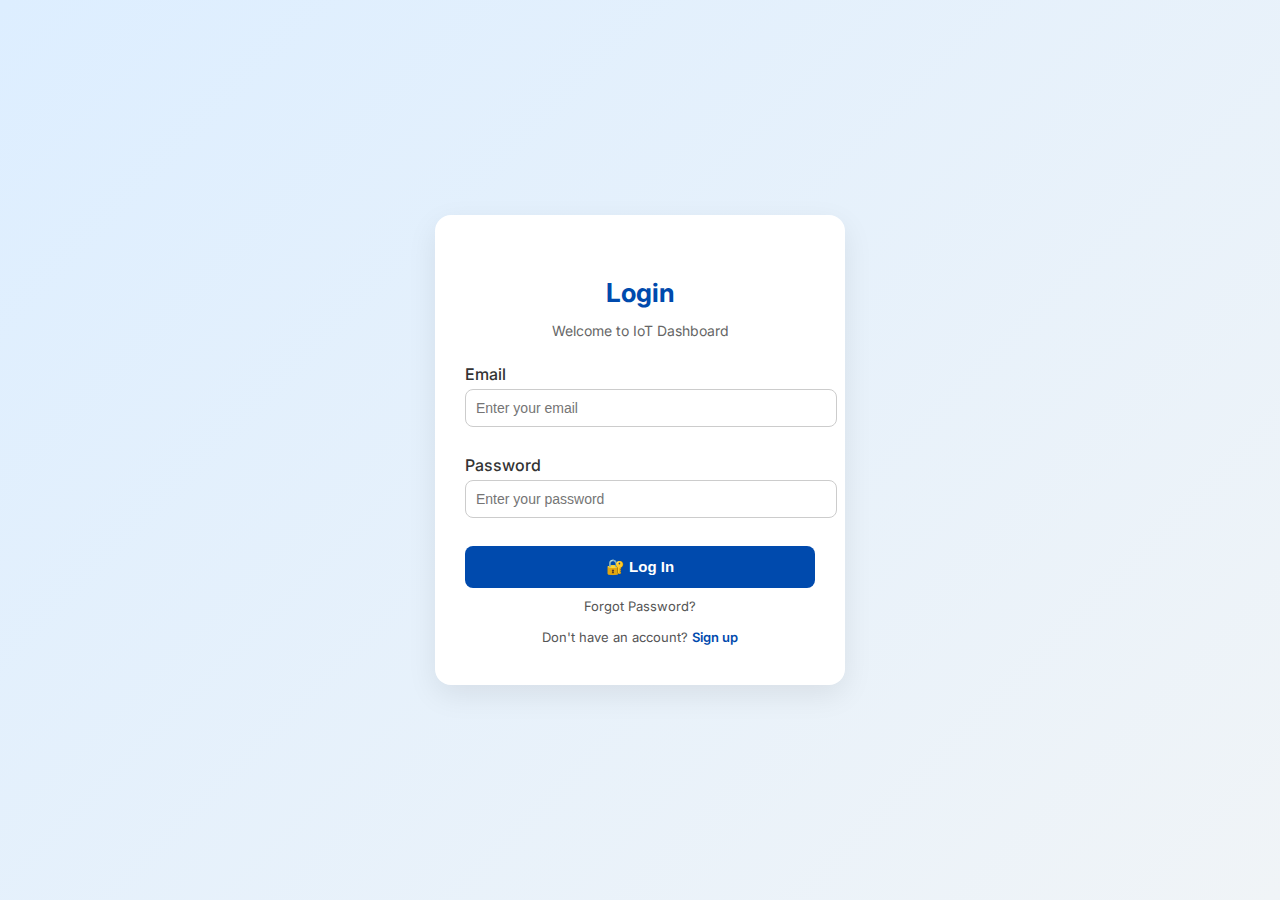
<file: index.html>
<!DOCTYPE html>
<html lang="en">
<head>
  <meta charset="UTF-8" />
  <title>Login - IoT Dashboard</title>
  <link href="https://fonts.googleapis.com/css2?family=Inter:wght@400;600&display=swap" rel="stylesheet">
  <style>
    body {
      margin: 0;
      padding: 0;
      font-family: 'Inter', sans-serif;
      height: 100vh;
      background: linear-gradient(135deg, #ddeeff, #f0f4f7);
      display: flex;
      justify-content: center;
      align-items: center;
      position: relative;
      overflow: hidden;
    }

    .bg-image {
      position: absolute;
      top: 0;
      left: 0;
      width: 100%;
      height: 100%;
      background-image: url('https://images.unsplash.com/photo-1603791440384-56cd371ee9a7?auto=format&fit=crop&w=1950&q=80'); /* Direct image */
      background-size: cover;
      background-position: center;
      opacity: 0.08;
      z-index: 0;
    }

    .login-box {
      position: relative;
      z-index: 1;
      background: white;
      border-radius: 16px;
      padding: 40px 30px;
      width: 350px;
      box-shadow: 0 10px 30px rgba(0,0,0,0.08);
      text-align: center;
    }

    .login-box h2 {
      margin-bottom: 10px;
      font-size: 26px;
      color: #004aad;
    }

    .login-box p.subtitle {
      color: #666;
      font-size: 14px;
      margin-bottom: 25px;
    }

    .login-box label {
      display: block;
      text-align: left;
      margin: 10px 0 5px;
      font-weight: 500;
      color: #333;
    }

    .login-box input {
      width: 100%;
      padding: 10px;
      font-size: 14px;
      margin-bottom: 18px;
      border: 1px solid #ccc;
      border-radius: 8px;
    }

    .login-box button {
      width: 100%;
      padding: 12px;
      background-color: #004aad;
      color: white;
      font-size: 15px;
      border: none;
      border-radius: 8px;
      font-weight: 600;
      cursor: pointer;
      margin-top: 10px;
      outline: none;
    }

    .login-box button:hover {
      background-color: #00388d;
    }

    .login-box .forgot {
      margin-top: 10px;
      font-size: 13px;
      color: #555;
    }

    .login-box .signup {
      margin-top: 15px;
      font-size: 13px;
      color: #555;
    }

    .login-box .signup a {
      color: #004aad;
      text-decoration: none;
      font-weight: 600;
    }
  </style>
</head>
<body>
  <div class="bg-image"></div>

  <div class="login-box">
    <h2>Login</h2>
    <p class="subtitle">Welcome to IoT Dashboard</p>

    <label for="email">Email</label>
    <input type="email" id="email" placeholder="Enter your email">

    <label for="password">Password</label>
    <input type="password" id="password" placeholder="Enter your password">

    <!-- This is a link styled as a button that goes to dashboard.html -->
    <a href="dashboard.html">
      <button type="button">🔐 Log In</button>
    </a>

    <div class="forgot">Forgot Password?</div>
    <div class="signup">Don't have an account? <a href="#">Sign up</a></div>
  </div>
</body>
</html>
</file>
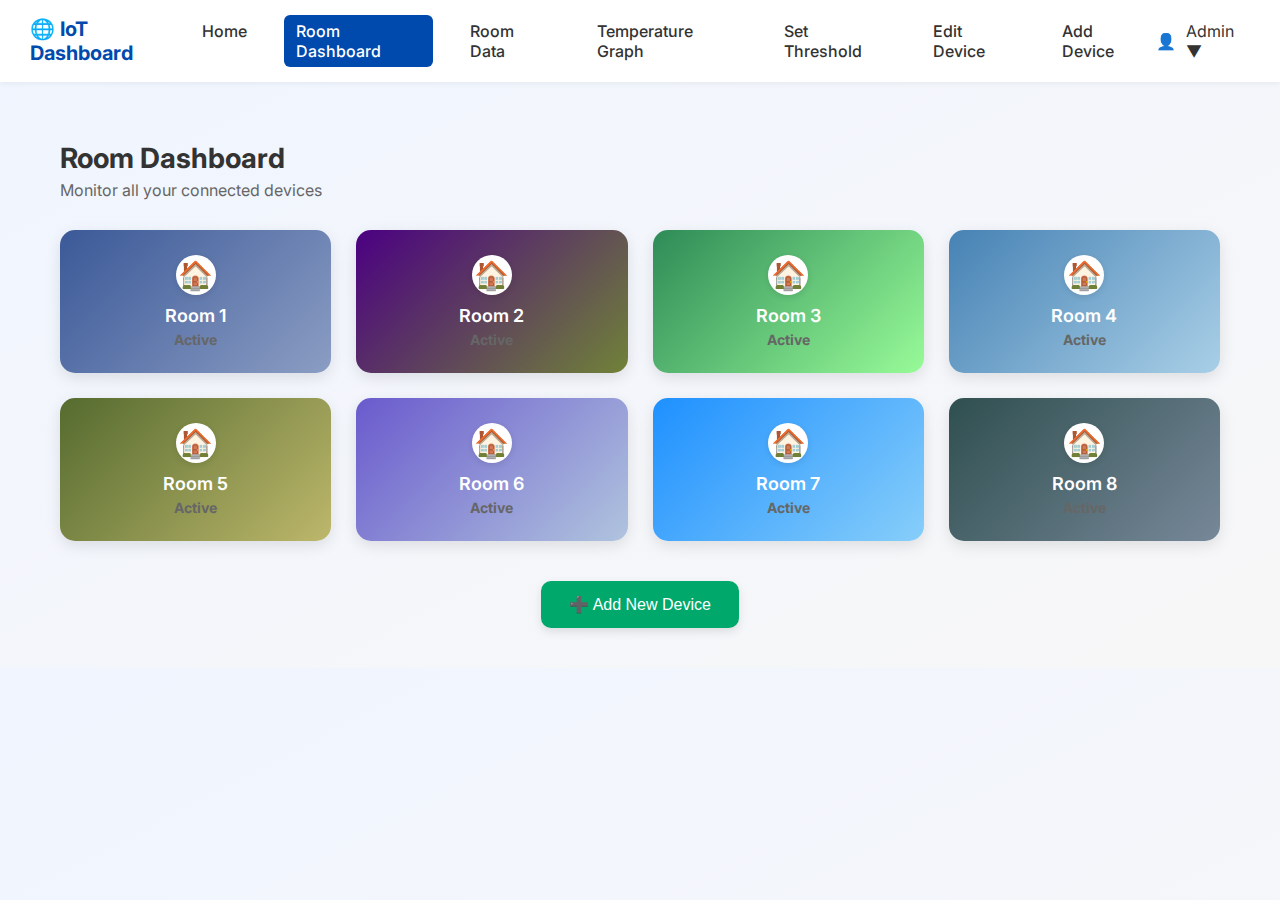
<file: dashboard.html>
<!DOCTYPE html>
<html lang="en">
<head>
  <meta charset="UTF-8" />
  <title>Room Dashboard - IoT</title>
  <link href="https://fonts.googleapis.com/css2?family=Inter:wght@400;600;700&display=swap" rel="stylesheet">
  <style>
    body {
      margin: 0;
      font-family: 'Inter', sans-serif;
      background: linear-gradient(to bottom right, #f0f5ff, #f7f7f7);
      color: #333;
    }

    header {
      background: #ffffff;
      padding: 15px 30px;
      display: flex;
      justify-content: space-between;
      align-items: center;
      box-shadow: 0 2px 5px rgba(0,0,0,0.05);
    }

    .logo {
      font-weight: bold;
      color: #004aad;
      font-size: 20px;
    }

    .menu {
      display: flex;
      gap: 25px;
    }

    .menu a {
      text-decoration: none;
      color: #333;
      font-weight: 500;
      padding: 6px 12px;
      border-radius: 6px;
      transition: background 0.2s, color 0.2s;
    }

    .menu a:hover {
      background-color: #e6f0ff;
      color: #004aad;
    }

    .menu a.active {
      background-color: #004aad;
      color: white;
    }

    .user {
      display: flex;
      align-items: center;
      gap: 10px;
    }

    .main {
      padding: 40px 60px;
    }

    .main h1 {
      font-size: 28px;
      color: #333;
      margin-bottom: 5px;
    }

    .main p {
      margin-top: 0;
      color: #666;
    }

    .rooms-grid {
      margin-top: 30px;
      display: grid;
      grid-template-columns: repeat(4, 1fr);
      gap: 25px;
    }

    .room-card {
      background: #ffffff;
      border-radius: 15px;
      padding: 25px;
      text-align: center;
      box-shadow: 0 5px 15px rgba(0,0,0,0.1);
      transition: transform 0.3s, box-shadow 0.3s, background 0.3s;
      position: relative;
      color: white;
      cursor: pointer;
      text-decoration: none;
    }

    .room-card:hover {
      background: #cccccc !important;
      color: #000;
      transform: translateY(-5px);
      box-shadow: 0 8px 20px rgba(0,0,0,0.12);
    }

    .room-card .icon {
      font-size: 28px;
      background: white;
      color: #444;
      border-radius: 50%;
      width: 40px;
      height: 40px;
      display: flex;
      justify-content: center;
      align-items: center;
      margin: auto;
      margin-bottom: 10px;
      box-shadow: 0 2px 6px rgba(0,0,0,0.1);
    }

    .room-card h3 {
      margin: 0;
      font-size: 18px;
      font-weight: 600;
    }

    .room-card p {
      margin: 5px 0 0;
      font-size: 14px;
      font-weight: bold;
    }

    .add-btn {
      margin-top: 40px;
      display: flex;
      justify-content: center;
    }

    .add-btn button {
      background-color: #00a86b;
      color: white;
      padding: 14px 28px;
      font-size: 16px;
      border: none;
      border-radius: 10px;
      cursor: pointer;
      box-shadow: 0 4px 10px rgba(0,0,0,0.1);
    }

    .add-btn button:hover {
      background-color: #008e5a;
    }

    /* Room gradient themes */
    .room1 { background: linear-gradient(135deg, #3b5998, #8b9dc3); }
    .room2 { background: linear-gradient(135deg, #4b0082, #708238); }
    .room3 { background: linear-gradient(135deg, #2e8b57, #98fb98); }
    .room4 { background: linear-gradient(135deg, #4682b4, #a9cfe7); }
    .room5 { background: linear-gradient(135deg, #556b2f, #bdb76b); }
    .room6 { background: linear-gradient(135deg, #6a5acd, #b0c4de); }
    .room7 { background: linear-gradient(135deg, #1e90ff, #87cefa); }
    .room8 { background: linear-gradient(135deg, #2f4f4f, #778899); }
    .room9 { background: linear-gradient(135deg, #8b0000, #fa8072); }
  </style>
</head>
<body>

<header>
  <div class="logo">🌐 IoT Dashboard</div>
  <div class="menu">
    <a href="index.html">Home</a>
    <a href="room-dashboard.html" class="active">Room Dashboard</a>
    <a href="room-data.html">Room Data</a>
    <a href="temperature-graph.html">Temperature Graph</a>
    <a href="set-threshold.html">Set Threshold</a>
    <a href="edit-device.html">Edit Device</a>
    <a href="add-device.html">Add Device</a>
  </div>
  <div class="user">
    <span>👤</span>
    <span>Admin ▼</span>
  </div>
</header>

<div class="main">
  <h1>Room Dashboard</h1>
  <p>Monitor all your connected devices</p>

  <div class="rooms-grid" id="roomGrid">
    <div class="room-card room1" onclick="window.location.href='room-data.html'"><div class="icon">🏠</div><h3>Room 1</h3><p>Active</p></div>
    <div class="room-card room2" onclick="window.location.href='room-data.html'"><div class="icon">🏠</div><h3>Room 2</h3><p>Active</p></div>
    <div class="room-card room3" onclick="window.location.href='room-data.html'"><div class="icon">🏠</div><h3>Room 3</h3><p>Active</p></div>
    <div class="room-card room4" onclick="window.location.href='room-data.html'"><div class="icon">🏠</div><h3>Room 4</h3><p>Active</p></div>
    <div class="room-card room5" onclick="window.location.href='room-data.html'"><div class="icon">🏠</div><h3>Room 5</h3><p>Active</p></div>
    <div class="room-card room6" onclick="window.location.href='room-data.html'"><div class="icon">🏠</div><h3>Room 6</h3><p>Active</p></div>
    <div class="room-card room7" onclick="window.location.href='room-data.html'"><div class="icon">🏠</div><h3>Room 7</h3><p>Active</p></div>
    <div class="room-card room8" onclick="window.location.href='room-data.html'"><div class="icon">🏠</div><h3>Room 8</h3><p>Active</p></div>
  </div>

  <div class="add-btn">
    <button onclick="window.location.href='add-device.html'">➕ Add New Device</button>
  </div>
</div>

<script>
  const roomData = localStorage.getItem("newRoom");
  if (roomData) {
    const room = JSON.parse(roomData);
    const box = document.createElement("div");
    box.className = "room-card room9";
    box.onclick = function() { window.location.href = 'room-data.html'; };
    box.innerHTML = `<div class="icon">🏠</div><h3>${room.name}</h3><p>Active</p>`;
    document.getElementById("roomGrid").appendChild(box);
    localStorage.removeItem("newRoom");
  }
</script>

</body>
</html>
</file>
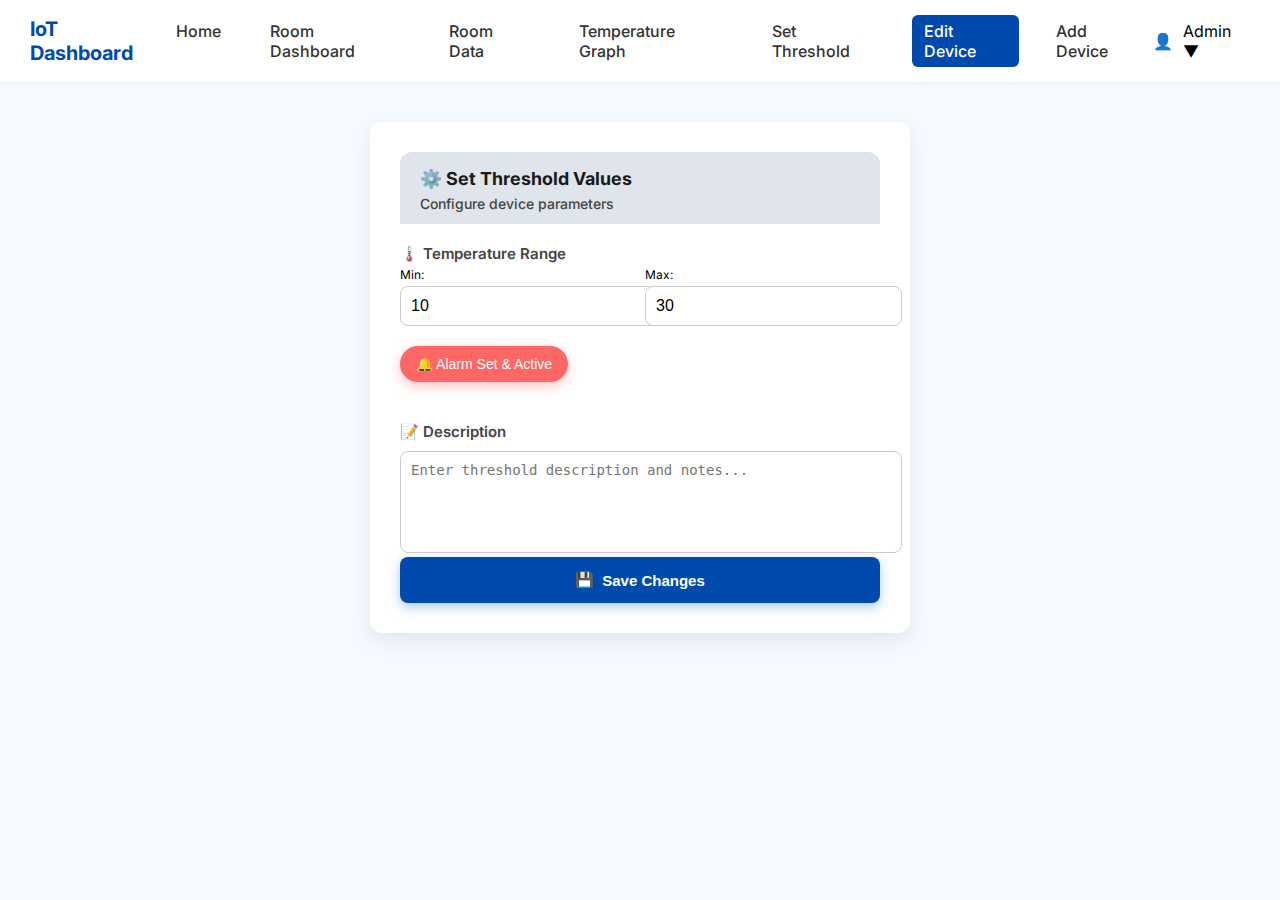
<file: edit-device.html>
<!DOCTYPE html>
<html lang="en">
<head>
  <meta charset="UTF-8" />
  <title>Edit Device - IoT Dashboard</title>
  <link href="https://fonts.googleapis.com/css2?family=Inter:wght@400;600;700&display=swap" rel="stylesheet">
  <style>
    body {
      margin: 0;
      font-family: 'Inter', sans-serif;
      background: #f4faff;
    }

    header {
      background: #ffffff;
      padding: 15px 30px;
      display: flex;
      justify-content: space-between;
      align-items: center;
      box-shadow: 0 2px 5px rgba(0,0,0,0.05);
    }

    .logo {
      font-weight: bold;
      color: #004aad;
      font-size: 20px;
    }

    .menu {
      display: flex;
      gap: 25px;
    }

    .menu a {
      text-decoration: none;
      color: #333;
      font-weight: 500;
      padding: 6px 12px;
      border-radius: 6px;
      transition: background 0.2s, color 0.2s;
    }

    .menu a:hover,
    .menu a.active {
      background-color: #004aad;
      color: white;
    }

    .user {
      display: flex;
      align-items: center;
      gap: 10px;
    }

    .container {
      max-width: 480px;
      margin: 40px auto;
      background: #fff;
      border-radius: 12px;
      box-shadow: 0 8px 20px rgba(0, 0, 0, 0.08);
      padding: 30px;
    }

    .heading-box {
      background: #e0e4eb;
      color: #1a1a1a;
      padding: 16px 20px 12px;
      font-size: 18px;
      font-weight: bold;
      border-top-left-radius: 12px;
      border-top-right-radius: 12px;
      display: flex;
      flex-direction: column;
      gap: 6px;
    }

    .heading-box span {
      font-size: 14px;
      color: #444;
      font-weight: 500;
    }

    h3 {
      font-size: 15px;
      color: #444;
      margin-top: 20px;
      margin-bottom: 4px;
      font-weight: 600;
    }

    .input-row {
      display: flex;
      align-items: flex-end;
      gap: 10px;
    }

    .input-row input {
      width: 100%;
      padding: 10px;
      border: 1px solid #ccc;
      border-radius: 8px;
      font-size: 16px;
      outline: none;
    }

    .input-row label {
      font-size: 12px;
      display: block;
      margin-bottom: 4px;
    }

    .input-with-label {
      flex: 1;
    }

    textarea {
      width: 100%;
      height: 80px;
      padding: 10px;
      border-radius: 8px;
      border: 1px solid #ccc;
      font-size: 14px;
      margin-top: 6px;
      resize: none;
    }

    .alarm-btn {
      display: inline-block;
      background: #ff6666;
      color: white;
      padding: 10px 16px;
      border: none;
      border-radius: 25px;
      font-size: 14px;
      margin: 20px 0;
      cursor: pointer;
      box-shadow: 0 4px 12px rgba(255, 102, 102, 0.4);
      transition: background 0.3s ease;
    }

    .alarm-btn:hover {
      background: #e63c3c;
    }

    .save-btn {
      background: #004aad;
      color: white;
      width: 100%;
      padding: 14px;
      border: none;
      border-radius: 8px;
      font-size: 15px;
      font-weight: 600;
      cursor: pointer;
      display: flex;
      justify-content: center;
      align-items: center;
      gap: 8px;
      box-shadow: 0 4px 12px rgba(0, 74, 173, 0.3);
      transition: background 0.3s ease;
    }

    .save-btn:hover {
      background: #003a8c;
    }

    .save-btn i {
      font-style: normal;
    }

    /* Popup style */
    .popup {
      display: none;
      position: fixed;
      top: 0; left: 0;
      width: 100vw;
      height: 100vh;
      background: rgba(0,0,0,0.4);
      justify-content: center;
      align-items: center;
      z-index: 999;
    }

    .popup-box {
      background: white;
      padding: 30px 25px;
      border-radius: 12px;
      text-align: center;
      max-width: 320px;
      box-shadow: 0 5px 18px rgba(0,0,0,0.2);
    }

    .popup-box h3 {
      color: #d60000;
      margin-bottom: 10px;
    }

    .popup-box button {
      background: #004aad;
      color: white;
      padding: 10px 20px;
      border: none;
      border-radius: 8px;
      cursor: pointer;
      margin-top: 15px;
    }
  </style>
</head>
<body>

<header>
  <div class="logo">IoT Dashboard</div>
  <div class="menu">
    <a href="dashboard.html">Home</a>
    <a href="room-dashboard.html">Room Dashboard</a>
    <a href="room1.html">Room Data</a>
    <a href="temperature-analytics.html">Temperature Graph</a>
    <a href="threshold-access.html">Set Threshold</a>
    <a href="edit-device.html" class="active">Edit Device</a>
    <a href="add-device.html">Add Device</a>
  </div>
  <div class="user">
    <span>👤</span>
    <span>Admin ▼</span>
  </div>
</header>

<div class="container">
  <div class="heading-box">
    <div>⚙️ Set Threshold Values</div>
    <span>Configure device parameters</span>
  </div>

  <h3>🌡️ Temperature Range</h3>
  <div class="input-row">
    <div class="input-with-label">
      <label>Min:</label>
      <input type="number" id="minTemp" value="10" />
    </div>
    <div class="input-with-label">
      <label>Max:</label>
      <input type="number" id="maxTemp" value="30" />
    </div>
  </div>

  <button class="alarm-btn" onclick="showPopup()">🔔 Alarm Set & Active</button>

  <h3>📝 Description</h3>
  <textarea id="description" placeholder="Enter threshold description and notes..."></textarea>

  <button class="save-btn" onclick="saveChanges()"><i>💾</i> Save Changes</button>
</div>

<!-- Alarm popup -->
<div class="popup" id="alarmPopup">
  <div class="popup-box">
    <h3>🔔 Alarm is now Active</h3>
    <p>If temperature crosses your defined range, an alert will appear on room-data.</p>
    <button onclick="hidePopup()">Okay</button>
  </div>
</div>

<script>
  function showPopup() {
    document.getElementById("alarmPopup").style.display = "flex";
  }

  function saveChanges() {
  const min = document.getElementById("minTemp").value;
  const max = document.getElementById("maxTemp").value;
  const desc = document.getElementById("description").value;

  // ✅ Correct localStorage keys matching room-data.html
  localStorage.setItem("minThreshold", min);
  localStorage.setItem("maxThreshold", max);
  localStorage.setItem("thresholdDescription", desc);

  // ✅ Go to Room Data page
  window.location.href = "room-data.html";
}

</script>

</body>
</html>
</file>
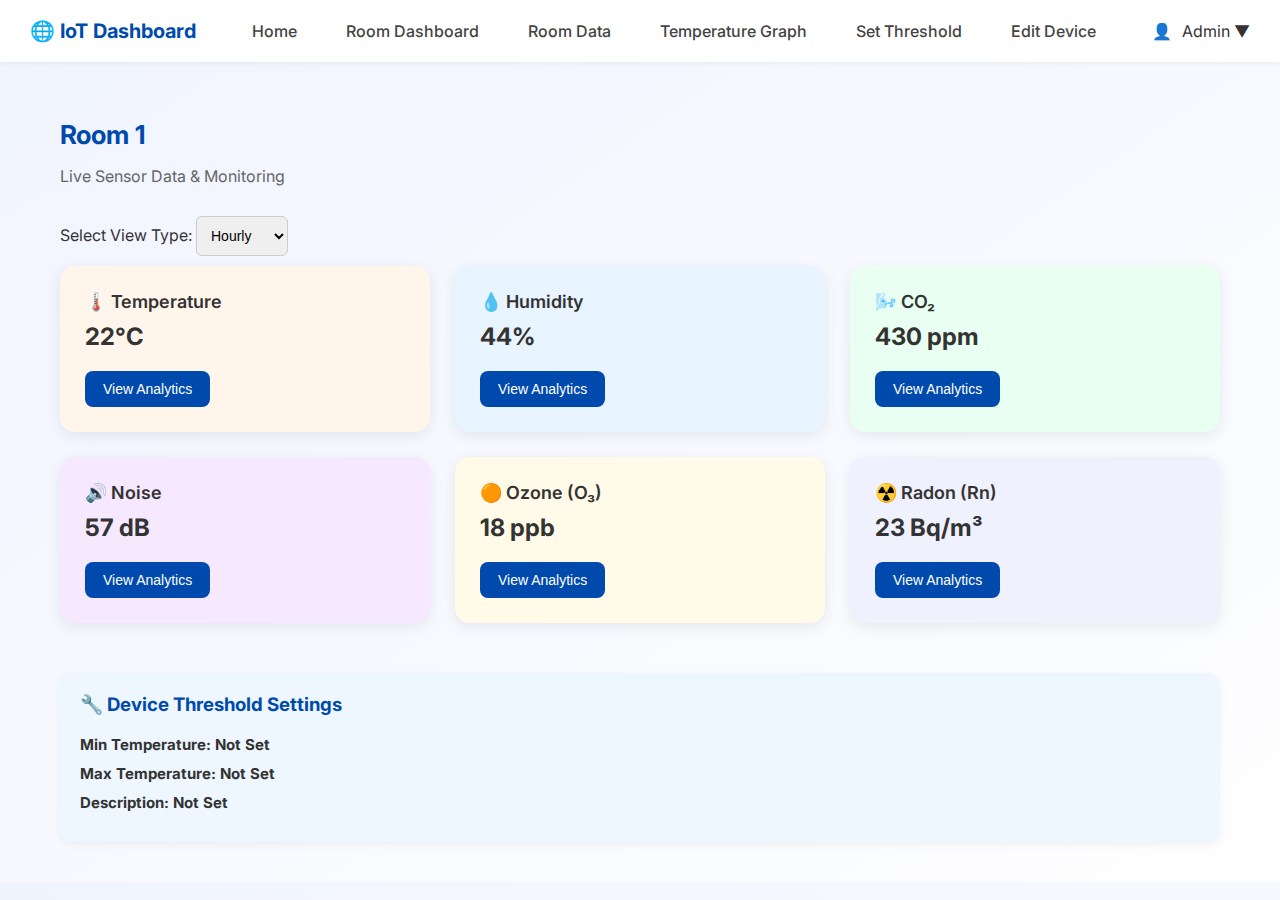
<file: room-data.html>
<!DOCTYPE html>
<html lang="en">
<head>
  <meta charset="UTF-8" />
  <title>Room 1 - IoT Monitoring</title>
  <link href="https://fonts.googleapis.com/css2?family=Inter:wght@400;600;700&display=swap" rel="stylesheet">
  <style>
    body {
      margin: 0;
      font-family: 'Inter', sans-serif;
      background: linear-gradient(to bottom right, #f0f4ff, #fefefe);
      color: #333;
    }
    header {
      background: #ffffff;
      padding: 15px 30px;
      display: flex;
      justify-content: space-between;
      align-items: center;
      box-shadow: 0 2px 5px rgba(0,0,0,0.05);
    }
    .logo {
      font-weight: bold;
      color: #004aad;
      font-size: 20px;
    }
    .menu {
      display: flex;
      gap: 25px;
    }
    .menu a {
      text-decoration: none;
      color: #444;
      font-weight: 500;
      padding: 6px 12px;
      border-radius: 6px;
    }
    .menu a:hover {
      background-color: #e6f0ff;
      color: #004aad;
    }
    .user {
      display: flex;
      align-items: center;
      gap: 10px;
    }
    .main {
      padding: 40px 60px;
    }
    h1 {
      font-size: 26px;
      color: #004aad;
      margin-bottom: 5px;
    }
    .subtitle {
      color: #666;
      margin-bottom: 10px;
    }
    .grid {
      display: grid;
      grid-template-columns: repeat(3, 1fr);
      gap: 25px;
    }
    .sensor-box {
      background: #fff;
      border-radius: 15px;
      padding: 25px;
      box-shadow: 0 4px 15px rgba(0,0,0,0.08);
      transition: transform 0.3s;
      position: relative;
    }
    .sensor-box:hover {
      transform: translateY(-5px);
    }
    .sensor-title {
      font-size: 18px;
      font-weight: 600;
      margin-bottom: 10px;
    }
    .sensor-value {
      font-size: 24px;
      font-weight: bold;
      margin-bottom: 20px;
    }
    .sensor-box:nth-child(1) { background: #fff5eb; }
    .sensor-box:nth-child(2) { background: #e8f4ff; }
    .sensor-box:nth-child(3) { background: #e9fff1; }
    .sensor-box:nth-child(4) { background: #f5e8ff; }
    .sensor-box:nth-child(5) { background: #fffbe8; }
    .sensor-box:nth-child(6) { background: #f0f1ff; }

    .view-btn {
      background-color: #004aad;
      color: white;
      padding: 10px 18px;
      font-size: 14px;
      border: none;
      border-radius: 8px;
      cursor: pointer;
    }

    .view-btn:hover {
      background-color: #00328f;
    }

    .section-heading {
      margin: 50px 0 20px;
      font-size: 20px;
      font-weight: bold;
      color: #004aad;
    }

    .threshold-box {
      margin-top: 50px;
      background-color: #eef7ff;
      padding: 20px;
      border-radius: 12px;
      box-shadow: 0 3px 8px rgba(0,0,0,0.05);
    }

    .threshold-box h3 {
      margin-top: 0;
      color: #004aad;
    }

    .threshold-item {
      margin-bottom: 10px;
      font-size: 15px;
    }

    .threshold-item span {
      font-weight: bold;
    }

    .dropdown-container {
      margin: 30px 0 10px;
    }

    select {
      padding: 10px;
      font-size: 14px;
      border-radius: 6px;
      border: 1px solid #ccc;
      outline: none;
    }
  </style>
</head>
<body>

<header>
  <div class="logo">🌐 IoT Dashboard</div>
  <div class="menu">
    <a href="index.html">Home</a>
    <a href="room-dashboard.html">Room Dashboard</a>
    <a href="room1.html">Room Data</a>
    <a href="temperature-graph.html">Temperature Graph</a>
    <a href="set-threshold.html">Set Threshold</a>
    <a href="edit-device.html">Edit Device</a>
  </div>
  <div class="user">
    <span>👤</span>
    <span>Admin ▼</span>
  </div>
</header>

<div class="main">
  <h1>Room 1</h1>
  <p class="subtitle">Live Sensor Data & Monitoring</p>

  <div class="dropdown-container">
    <label for="viewType">Select View Type: </label>
    <select id="viewType">
      <option value="hourly">Hourly</option>
      <option value="daily">Daily</option>
      <option value="monthly">Monthly</option>
    </select>
  </div>

  <div class="grid">
    <div class="sensor-box">
      <div class="sensor-title">🌡️ Temperature</div>
      <div class="sensor-value">22°C</div>
      <button class="view-btn" onclick="viewSelectedAnalytics()">View Analytics</button>
    </div>
    <div class="sensor-box">
      <div class="sensor-title">💧 Humidity</div>
      <div class="sensor-value">44%</div>
      <button class="view-btn" onclick="window.location.href='humidity-graph.html'">View Analytics</button>
    </div>
    <div class="sensor-box">
      <div class="sensor-title">🌬️ CO₂</div>
      <div class="sensor-value">430 ppm</div>
      <button class="view-btn" onclick="window.location.href='co2-graph.html'">View Analytics</button>
    </div>
    <div class="sensor-box">
      <div class="sensor-title">🔊 Noise</div>
      <div class="sensor-value">57 dB</div>
      <button class="view-btn" onclick="window.location.href='noise-graph.html'">View Analytics</button>
    </div>
    <div class="sensor-box">
      <div class="sensor-title">🟠 Ozone (O₃)</div>
      <div class="sensor-value">18 ppb</div>
      <button class="view-btn" onclick="window.location.href='ozone-graph.html'">View Analytics</button>
    </div>
    <div class="sensor-box">
      <div class="sensor-title">☢️ Radon (Rn)</div>
      <div class="sensor-value">23 Bq/m³</div>
      <button class="view-btn" onclick="window.location.href='radon-graph.html'">View Analytics</button>
    </div>
  </div>

  <div class="threshold-box">
    <h3>🔧 Device Threshold Settings</h3>
    <div class="threshold-item"><span>Min Temperature:</span> <span id="minVal">Not Set</span></div>
    <div class="threshold-item"><span>Max Temperature:</span> <span id="maxVal">Not Set</span></div>
    <div class="threshold-item"><span>Description:</span> <span id="descVal">Not Set</span></div>
  </div>
</div>

<script>
  const min = localStorage.getItem('minThreshold') || 'Not Set';
  const max = localStorage.getItem('maxThreshold') || 'Not Set';
  const desc = localStorage.getItem('thresholdDescription') || 'Not Set';

  document.getElementById('minVal').textContent = min;
  document.getElementById('maxVal').textContent = max;
  document.getElementById('descVal').textContent = desc;

  function viewSelectedAnalytics() {
    const viewType = document.getElementById("viewType").value;
    localStorage.setItem("selectedView", viewType);
    window.location.href = "temperature-graph.html";
  }
</script>

</body>
</html>
</file>
